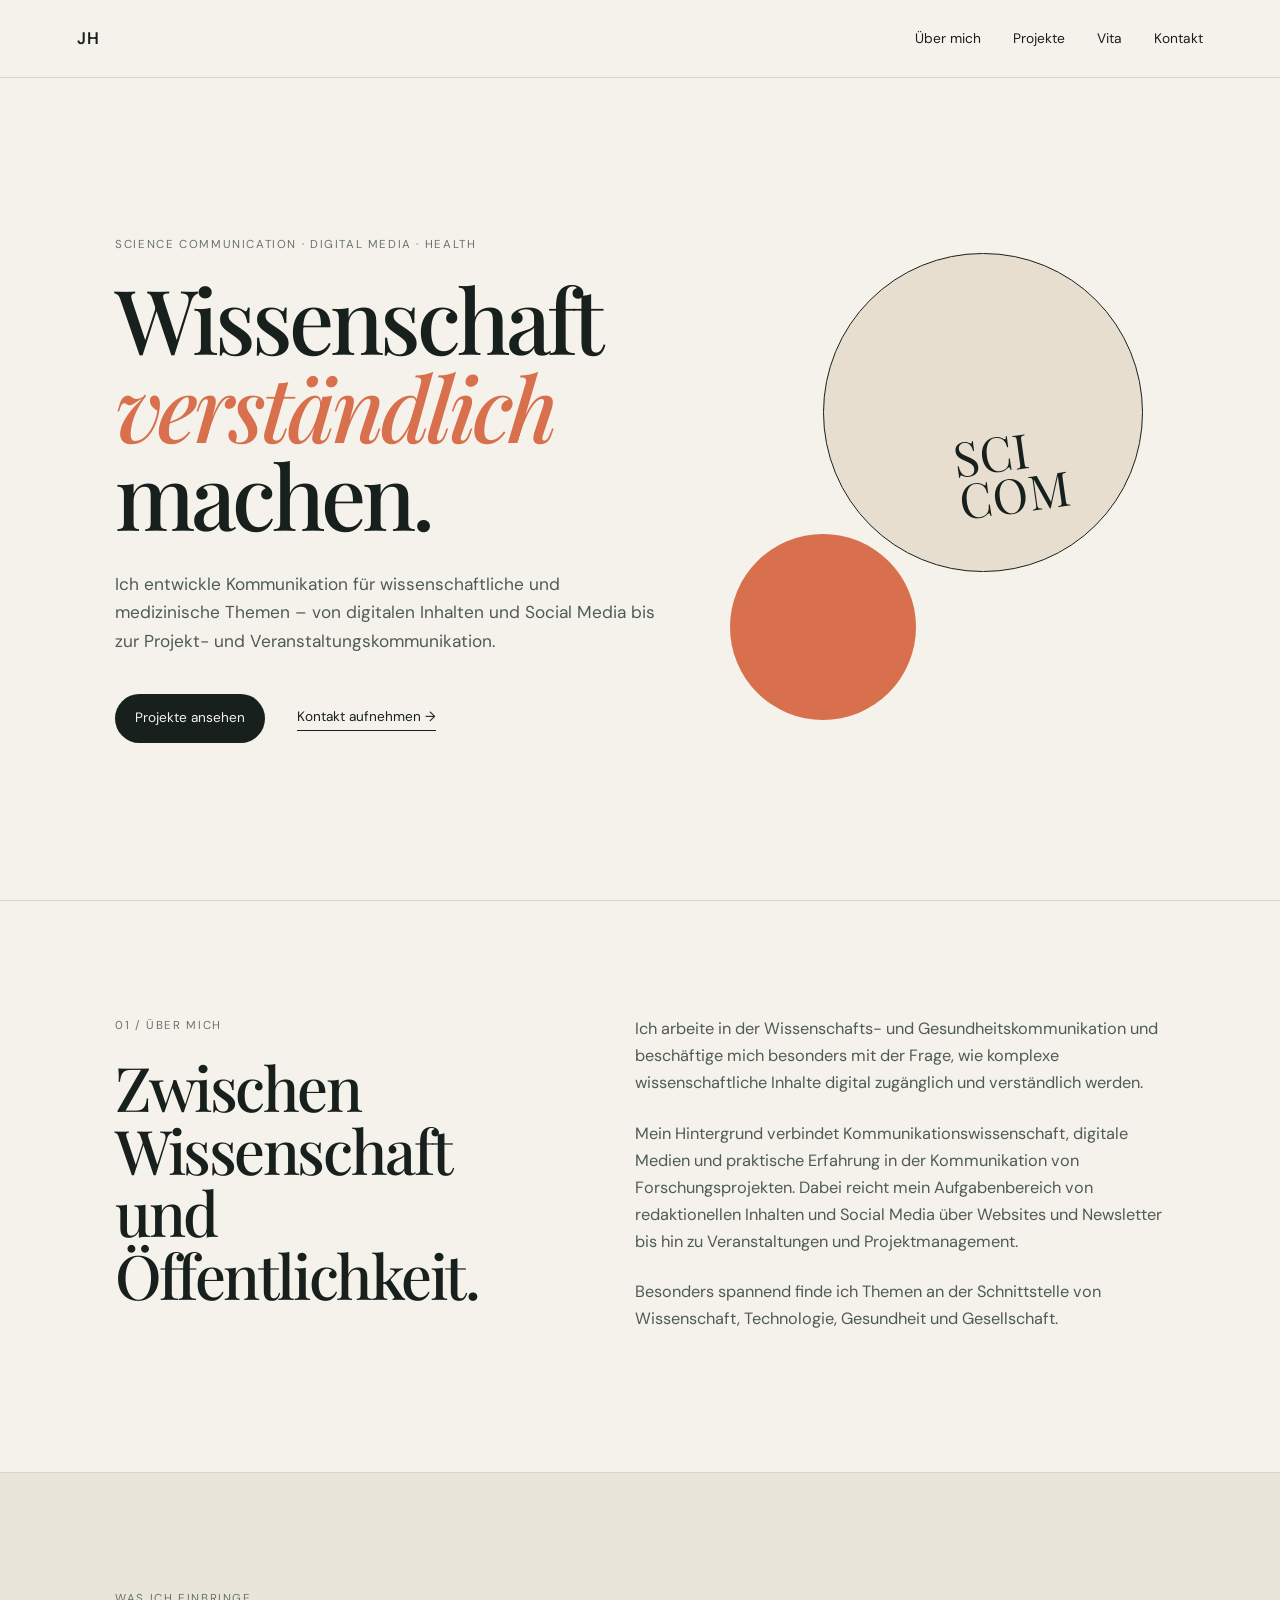
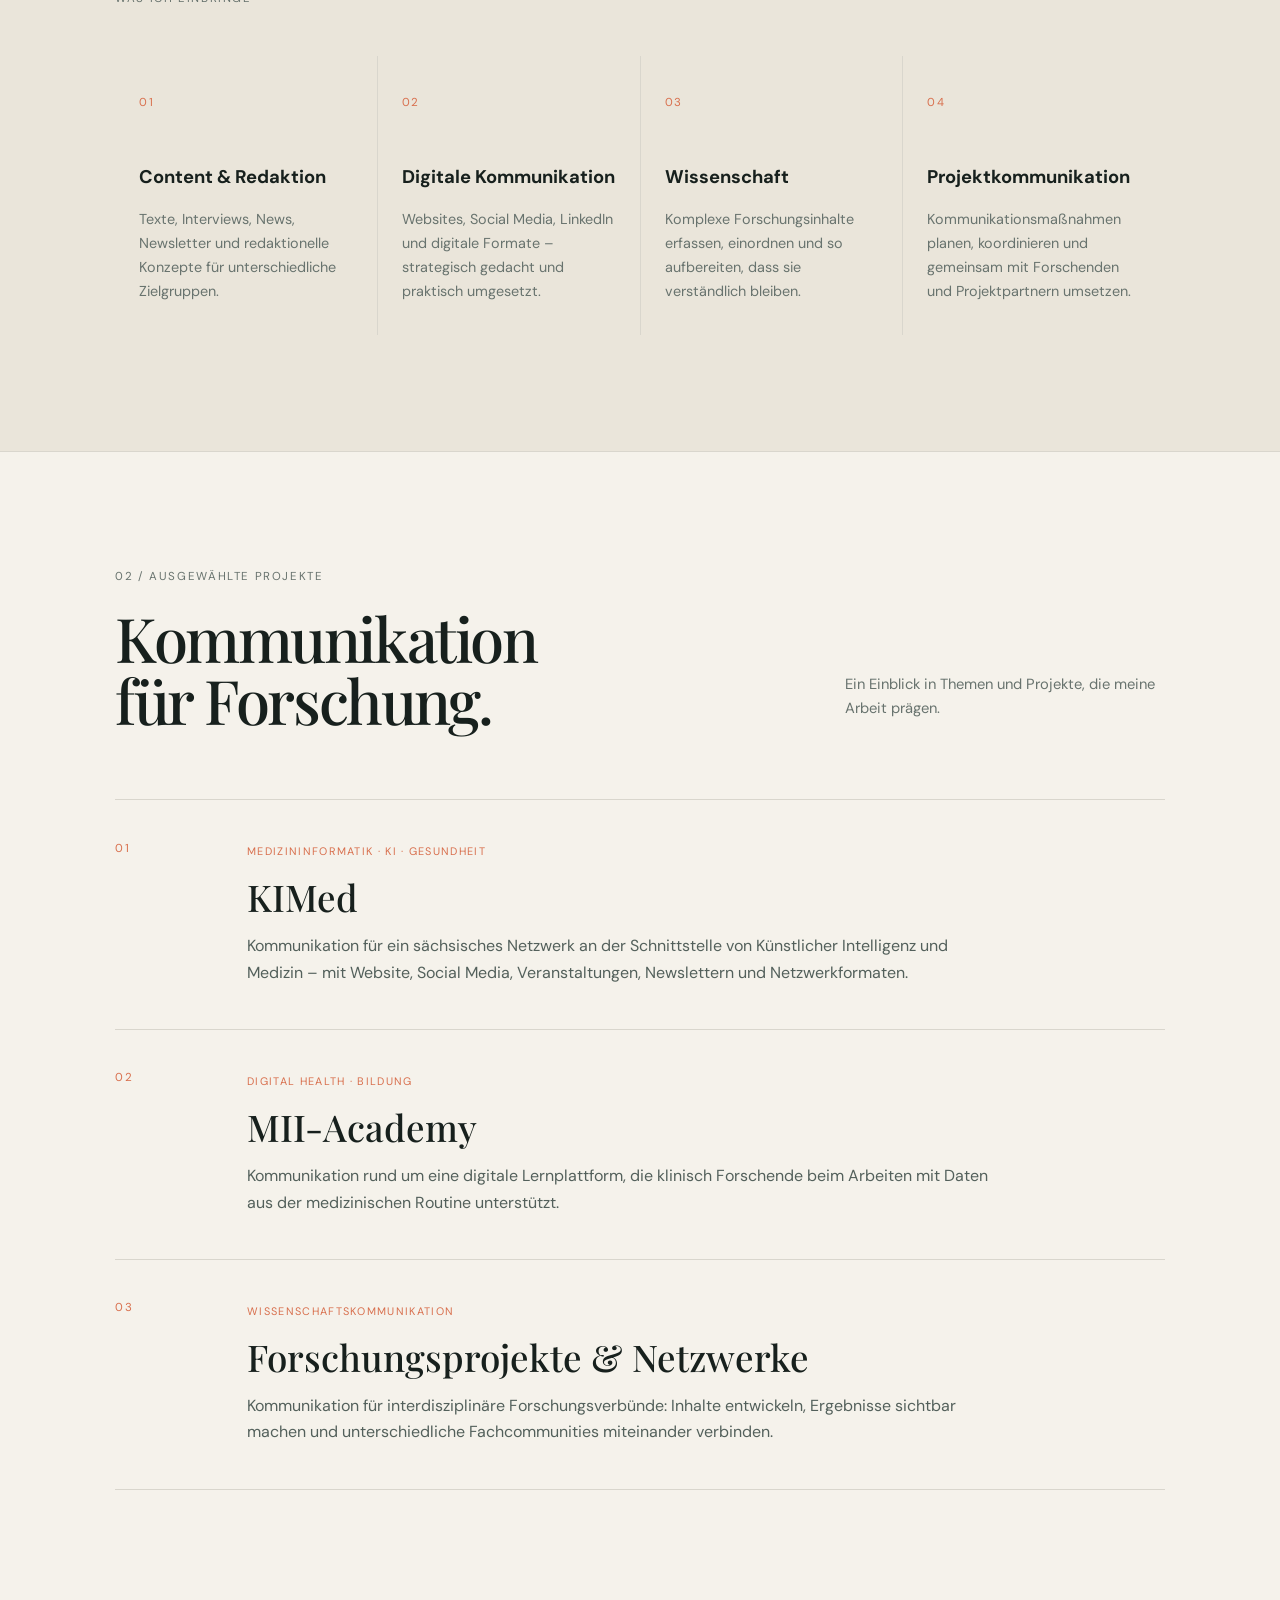
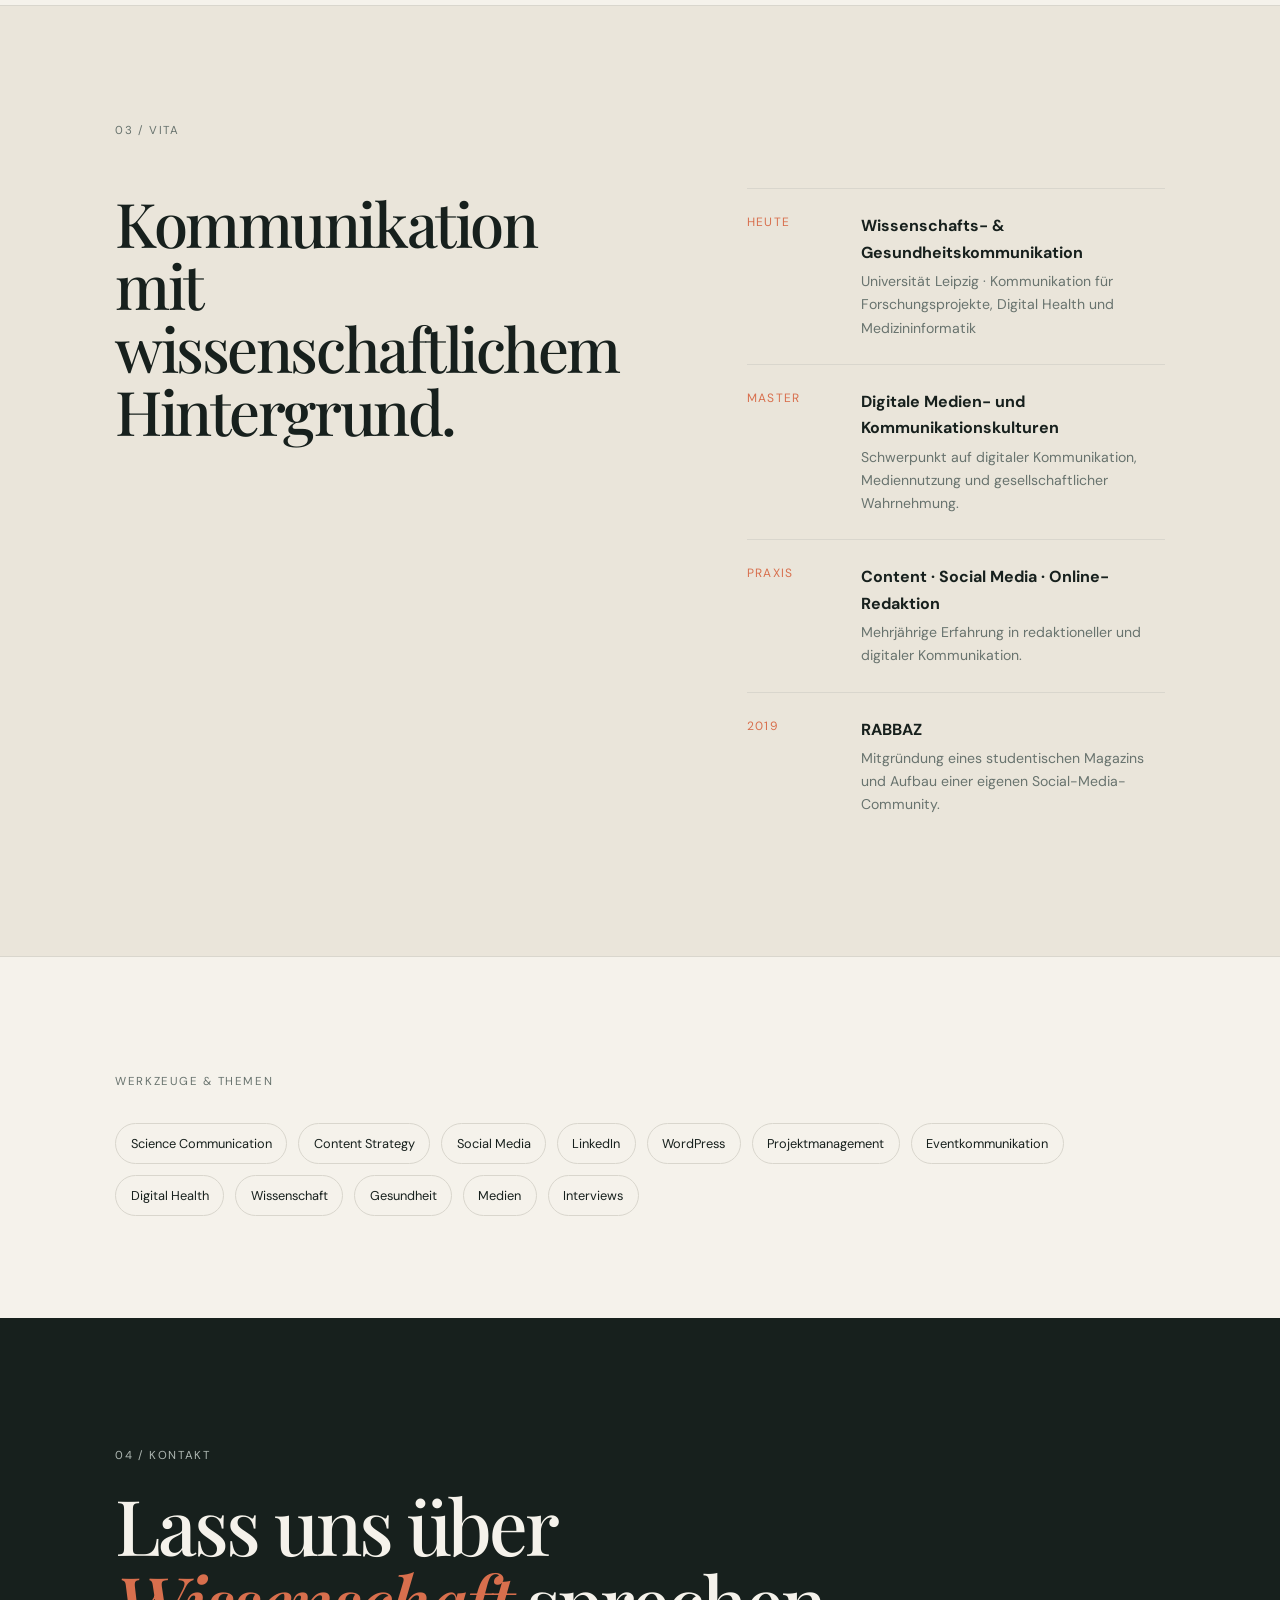
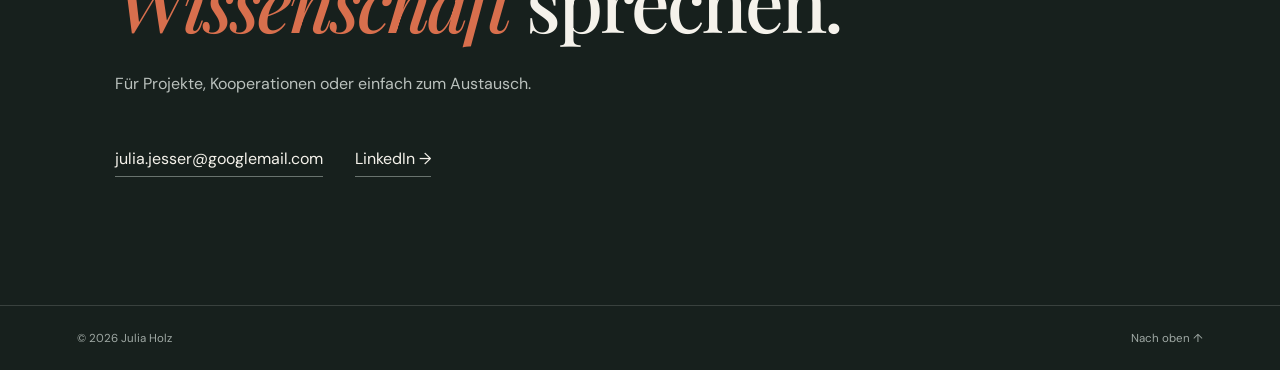
<file: index.html>
<!doctype html>
<html lang="de">
<head>
  <meta charset="utf-8">
  <meta name="viewport" content="width=device-width, initial-scale=1">
  <meta name="description" content="Persönliches Portfolio von Julia Holz – Wissenschaftskommunikation, digitale Medien und Gesundheitskommunikation.">
  <title>Julia Holz — Science Communication & Digital Media</title>
  <link rel="preconnect" href="https://fonts.googleapis.com">
  <link rel="preconnect" href="https://fonts.gstatic.com" crossorigin>
  <link href="https://fonts.googleapis.com/css2?family=DM+Sans:wght@400;500;600&family=Playfair+Display:wght@500;600&display=swap" rel="stylesheet">
  <link rel="stylesheet" href="style.css">
</head>
<body>
<header class="nav">
  <a class="brand" href="#top">JH</a>
  <nav>
    <a href="#about">Über mich</a>
    <a href="#projects">Projekte</a>
    <a href="#vita">Vita</a>
    <a href="#contact">Kontakt</a>
  </nav>
  <button class="menu" aria-label="Menü öffnen">☰</button>
</header>

<main id="top">
  <section class="hero">
    <div class="hero-copy">
      <p class="eyebrow">Science Communication · Digital Media · Health</p>
      <h1>Wissenschaft<br><em>verständlich</em> machen.</h1>
      <p class="intro">Ich entwickle Kommunikation für wissenschaftliche und medizinische Themen – von digitalen Inhalten und Social Media bis zur Projekt- und Veranstaltungskommunikation.</p>
      <div class="actions">
        <a class="button" href="#projects">Projekte ansehen</a>
        <a class="text-link" href="#contact">Kontakt aufnehmen →</a>
      </div>
    </div>
    <div class="hero-art" aria-hidden="true">
      <div class="orb orb-a"></div><div class="orb orb-b"></div>
      <div class="art-label">SCI<br>COM</div>
    </div>
  </section>

  <section id="about" class="section split">
    <div>
      <p class="eyebrow">01 / Über mich</p>
      <h2>Zwischen<br>Wissenschaft<br>und Öffentlichkeit.</h2>
    </div>
    <div class="body-copy">
      <p>Ich arbeite in der Wissenschafts- und Gesundheitskommunikation und beschäftige mich besonders mit der Frage, wie komplexe wissenschaftliche Inhalte digital zugänglich und verständlich werden.</p>
      <p>Mein Hintergrund verbindet Kommunikationswissenschaft, digitale Medien und praktische Erfahrung in der Kommunikation von Forschungsprojekten. Dabei reicht mein Aufgabenbereich von redaktionellen Inhalten und Social Media über Websites und Newsletter bis hin zu Veranstaltungen und Projektmanagement.</p>
      <p>Besonders spannend finde ich Themen an der Schnittstelle von Wissenschaft, Technologie, Gesundheit und Gesellschaft.</p>
    </div>
  </section>

  <section class="section capabilities">
    <p class="eyebrow">Was ich einbringe</p>
    <div class="cap-grid">
      <article><span>01</span><h3>Content & Redaktion</h3><p>Texte, Interviews, News, Newsletter und redaktionelle Konzepte für unterschiedliche Zielgruppen.</p></article>
      <article><span>02</span><h3>Digitale Kommunikation</h3><p>Websites, Social Media, LinkedIn und digitale Formate – strategisch gedacht und praktisch umgesetzt.</p></article>
      <article><span>03</span><h3>Wissenschaft</h3><p>Komplexe Forschungsinhalte erfassen, einordnen und so aufbereiten, dass sie verständlich bleiben.</p></article>
      <article><span>04</span><h3>Projektkommunikation</h3><p>Kommunikationsmaßnahmen planen, koordinieren und gemeinsam mit Forschenden und Projektpartnern umsetzen.</p></article>
    </div>
  </section>

  <section id="projects" class="section projects">
    <div class="section-head">
      <div><p class="eyebrow">02 / Ausgewählte Projekte</p><h2>Kommunikation<br>für Forschung.</h2></div>
      <p class="section-note">Ein Einblick in Themen und Projekte, die meine Arbeit prägen.</p>
    </div>
    <div class="project-list">
      <article class="project">
        <div class="project-number">01</div>
        <div><p class="tag">Medizininformatik · KI · Gesundheit</p><h3>KIMed</h3><p>Kommunikation für ein sächsisches Netzwerk an der Schnittstelle von Künstlicher Intelligenz und Medizin – mit Website, Social Media, Veranstaltungen, Newslettern und Netzwerkformaten.</p></div>
      </article>
      <article class="project">
        <div class="project-number">02</div>
        <div><p class="tag">Digital Health · Bildung</p><h3>MII-Academy</h3><p>Kommunikation rund um eine digitale Lernplattform, die klinisch Forschende beim Arbeiten mit Daten aus der medizinischen Routine unterstützt.</p></div>
      </article>
      <article class="project">
        <div class="project-number">03</div>
        <div><p class="tag">Wissenschaftskommunikation</p><h3>Forschungsprojekte & Netzwerke</h3><p>Kommunikation für interdisziplinäre Forschungsverbünde: Inhalte entwickeln, Ergebnisse sichtbar machen und unterschiedliche Fachcommunities miteinander verbinden.</p></div>
      </article>
    </div>
  </section>

  <section id="vita" class="section vita">
    <p class="eyebrow">03 / Vita</p>
    <div class="vita-grid">
      <div><h2>Kommunikation mit<br>wissenschaftlichem<br>Hintergrund.</h2></div>
      <div class="timeline">
        <div class="timeline-item"><span>Heute</span><div><h3>Wissenschafts- & Gesundheitskommunikation</h3><p>Universität Leipzig · Kommunikation für Forschungsprojekte, Digital Health und Medizininformatik</p></div></div>
        <div class="timeline-item"><span>Master</span><div><h3>Digitale Medien- und Kommunikationskulturen</h3><p>Schwerpunkt auf digitaler Kommunikation, Mediennutzung und gesellschaftlicher Wahrnehmung.</p></div></div>
        <div class="timeline-item"><span>Praxis</span><div><h3>Content · Social Media · Online-Redaktion</h3><p>Mehrjährige Erfahrung in redaktioneller und digitaler Kommunikation.</p></div></div>
        <div class="timeline-item"><span>2019</span><div><h3>RABBAZ</h3><p>Mitgründung eines studentischen Magazins und Aufbau einer eigenen Social-Media-Community.</p></div></div>
      </div>
    </div>
  </section>

  <section class="section skills">
    <p class="eyebrow">Werkzeuge & Themen</p>
    <div class="chips">
      <span>Science Communication</span><span>Content Strategy</span><span>Social Media</span><span>LinkedIn</span>
      <span>WordPress</span><span>Projektmanagement</span><span>Eventkommunikation</span><span>Digital Health</span>
      <span>Wissenschaft</span><span>Gesundheit</span><span>Medien</span><span>Interviews</span>
    </div>
  </section>

  <section id="contact" class="contact">
    <p class="eyebrow">04 / Kontakt</p>
    <h2>Lass uns über<br><em>Wissenschaft</em> sprechen.</h2>
    <p>Für Projekte, Kooperationen oder einfach zum Austausch.</p>
    <div class="contact-links">
      <a href="mailto:julia.jesser@googlemail.com">julia.jesser@googlemail.com</a>
      <a href="https://www.linkedin.com/" target="_blank" rel="noopener">LinkedIn →</a>
    </div>
  </section>
</main>

<footer><span>© 2026 Julia Holz</span><a href="#top">Nach oben ↑</a></footer>
<script>
const menu = document.querySelector('.menu');
const nav = document.querySelector('nav');
menu.addEventListener('click', () => nav.classList.toggle('open'));
document.querySelectorAll('nav a').forEach(a => a.addEventListener('click', () => nav.classList.remove('open')));
</script>
</body>
</html>
</file>
<file: style.css>
:root{
  --ink:#17201d;--muted:#68736e;--paper:#f5f2eb;--accent:#d86f4d;
  --line:#d9d6cd;--serif:"Playfair Display",Georgia,serif;--sans:"DM Sans",Arial,sans-serif;
}
*{box-sizing:border-box}html{scroll-behavior:smooth}body{margin:0;background:var(--paper);color:var(--ink);font-family:var(--sans);line-height:1.65}
a{color:inherit;text-decoration:none}.nav{height:78px;display:flex;align-items:center;justify-content:space-between;padding:0 6vw;border-bottom:1px solid var(--line);position:sticky;top:0;background:rgba(245,242,235,.94);backdrop-filter:blur(10px);z-index:20}
.brand{font-weight:600;letter-spacing:.08em;font-size:1.05rem}.nav nav{display:flex;gap:2rem;font-size:.86rem}.nav nav a:hover{color:var(--accent)}.menu{display:none;background:none;border:0;font-size:1.3rem}
.hero{min-height:calc(100vh - 78px);display:grid;grid-template-columns:1.1fr .9fr;align-items:center;padding:8vw 9vw;gap:5vw;overflow:hidden}
.eyebrow{font-size:.72rem;letter-spacing:.14em;text-transform:uppercase;color:var(--muted);margin:0 0 1.3rem}.hero h1{font-family:var(--serif);font-size:clamp(3.3rem,7vw,7rem);line-height:.98;font-weight:500;letter-spacing:-.045em;margin:0 0 2rem}.hero h1 em,.contact h2 em{color:var(--accent);font-style:italic}
.intro{font-size:1.08rem;max-width:650px;color:#4f5b56}.actions{display:flex;align-items:center;gap:2rem;margin-top:2.4rem}.button{background:var(--ink);color:var(--paper);padding:.85rem 1.25rem;border-radius:100px;font-size:.85rem}.button:hover{background:var(--accent)}.text-link{font-size:.85rem;border-bottom:1px solid var(--ink);padding-bottom:2px}
.hero-art{height:min(550px,70vw);position:relative}.orb{position:absolute;border-radius:50%;border:1px solid var(--ink)}.orb-a{width:72%;aspect-ratio:1;right:5%;top:7%;background:#e7ded0}.orb-b{width:42%;aspect-ratio:1;left:2%;bottom:8%;background:var(--accent);border:0}.art-label{position:absolute;right:22%;top:39%;font-size:3rem;line-height:.9;font-family:var(--serif);transform:rotate(-8deg)}
.section{padding:9vw 9vw;border-top:1px solid var(--line)}.split{display:grid;grid-template-columns:.85fr 1.15fr;gap:10vw}.section h2{font-family:var(--serif);font-weight:500;font-size:clamp(2.5rem,4.8vw,5rem);line-height:1.02;letter-spacing:-.04em;margin:.2rem 0}.body-copy{max-width:650px;font-size:1.02rem;color:#4f5b56}.body-copy p{margin:0 0 1.5rem}
.capabilities{background:#eae5da}.cap-grid{display:grid;grid-template-columns:repeat(4,1fr);gap:1px;background:var(--line);margin-top:3rem}.cap-grid article{background:#eae5da;padding:2rem 1.5rem;min-height:270px}.cap-grid span,.project-number{font-size:.72rem;letter-spacing:.12em;color:var(--accent)}.cap-grid h3{font-size:1.15rem;margin:3rem 0 1rem}.cap-grid p{font-size:.9rem;color:var(--muted);margin:0}
.section-head{display:flex;justify-content:space-between;gap:4rem;align-items:end;margin-bottom:4rem}.section-note{max-width:320px;color:var(--muted);font-size:.92rem}.project{display:grid;grid-template-columns:100px 1fr;gap:2rem;padding:2.4rem 0;border-top:1px solid var(--line)}.project:last-child{border-bottom:1px solid var(--line)}.project h3{font-family:var(--serif);font-size:2.3rem;font-weight:500;margin:.35rem 0}.project p{max-width:750px;color:#53605b;margin:.3rem 0}.tag{font-size:.68rem!important;text-transform:uppercase;letter-spacing:.12em;color:var(--accent)!important}
.vita{background:#eae5da}.vita-grid{display:grid;grid-template-columns:.8fr 1.2fr;gap:10vw;margin-top:3rem}.timeline-item{display:grid;grid-template-columns:90px 1fr;gap:1.5rem;border-top:1px solid var(--line);padding:1.5rem 0}.timeline-item>span{font-size:.75rem;text-transform:uppercase;letter-spacing:.1em;color:var(--accent)}.timeline-item h3{font-size:1rem;margin:0 0 .25rem}.timeline-item p{font-size:.88rem;color:var(--muted);margin:0}
.skills{padding-bottom:8vw}.chips{display:flex;flex-wrap:wrap;gap:.7rem;margin-top:2rem}.chips span{border:1px solid var(--line);border-radius:100px;padding:.55rem .9rem;font-size:.8rem}
.contact{background:var(--ink);color:var(--paper);padding:10vw 9vw}.contact .eyebrow{color:#aeb7b2}.contact h2{font-family:var(--serif);font-size:clamp(3rem,6vw,6.5rem);line-height:1;letter-spacing:-.04em;font-weight:500;margin:.2rem 0 2rem}.contact>p:not(.eyebrow){color:#bac1bd}.contact-links{display:flex;gap:2rem;flex-wrap:wrap;margin-top:3rem}.contact-links a{border-bottom:1px solid #69736e;padding-bottom:.25rem}.contact-links a:hover{color:var(--accent);border-color:var(--accent)}
footer{display:flex;justify-content:space-between;padding:1.4rem 6vw;background:var(--ink);border-top:1px solid #39413e;color:#9fa8a4;font-size:.72rem}
@media(max-width:800px){
 .nav{padding:0 6vw}.nav nav{display:none;position:absolute;top:78px;left:0;right:0;background:var(--paper);padding:1.5rem 6vw;border-bottom:1px solid var(--line);flex-direction:column;gap:1rem}.nav nav.open{display:flex}.menu{display:block}
 .hero{grid-template-columns:1fr;padding:15vw 7vw 12vw;min-height:auto}.hero-art{height:65vw;max-height:430px}.hero h1{font-size:clamp(3.2rem,14vw,5.2rem)}
 .section{padding:18vw 7vw}.split,.vita-grid{grid-template-columns:1fr;gap:3rem}.cap-grid{grid-template-columns:1fr 1fr}.cap-grid article{min-height:220px}.section-head{display:block}.section-note{margin-top:2rem}.project{grid-template-columns:45px 1fr;gap:1rem}.project h3{font-size:1.9rem}.timeline-item{grid-template-columns:65px 1fr}.contact{padding:18vw 7vw}.contact h2{font-size:clamp(3rem,13vw,5rem)}
}
@media(max-width:520px){.cap-grid{grid-template-columns:1fr}.actions{align-items:flex-start;flex-direction:column;gap:1.2rem}.hero-art{height:85vw}.orb-a{width:78%}.orb-b{width:48%}}
</file>
